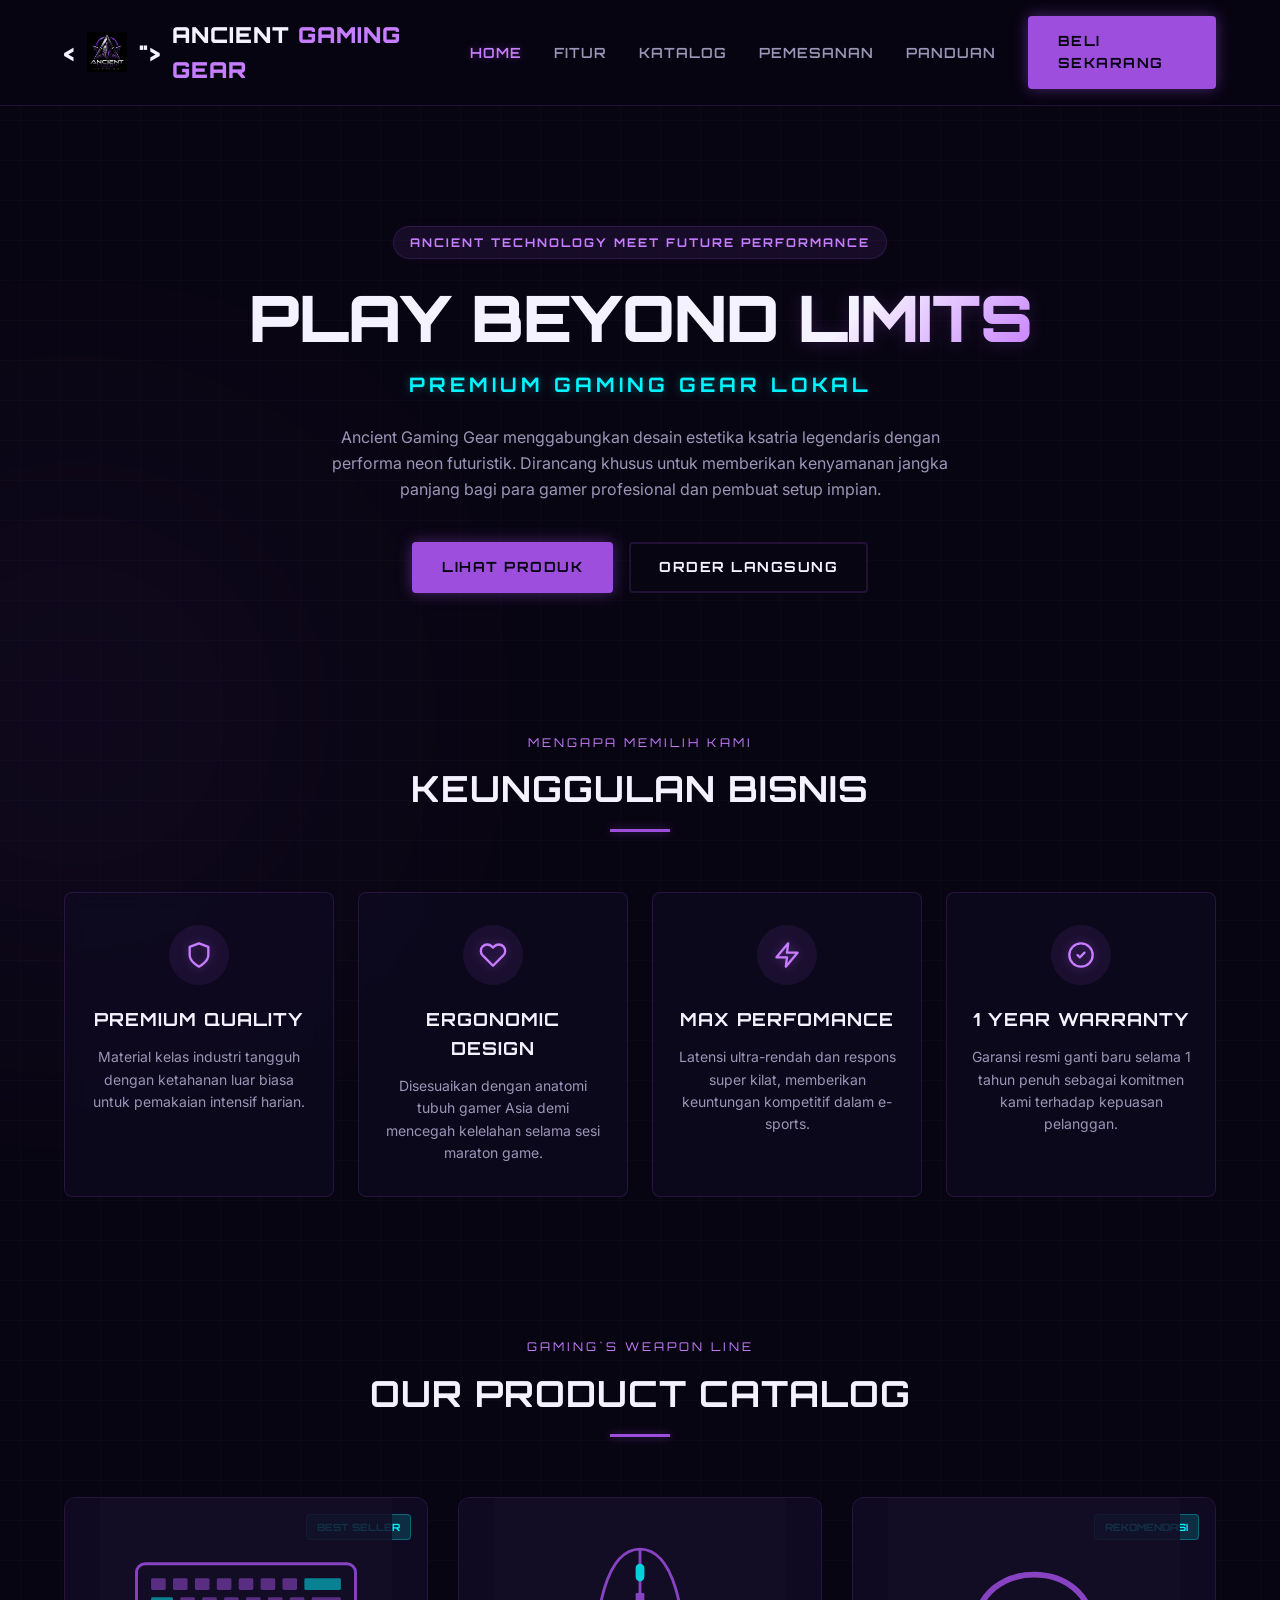
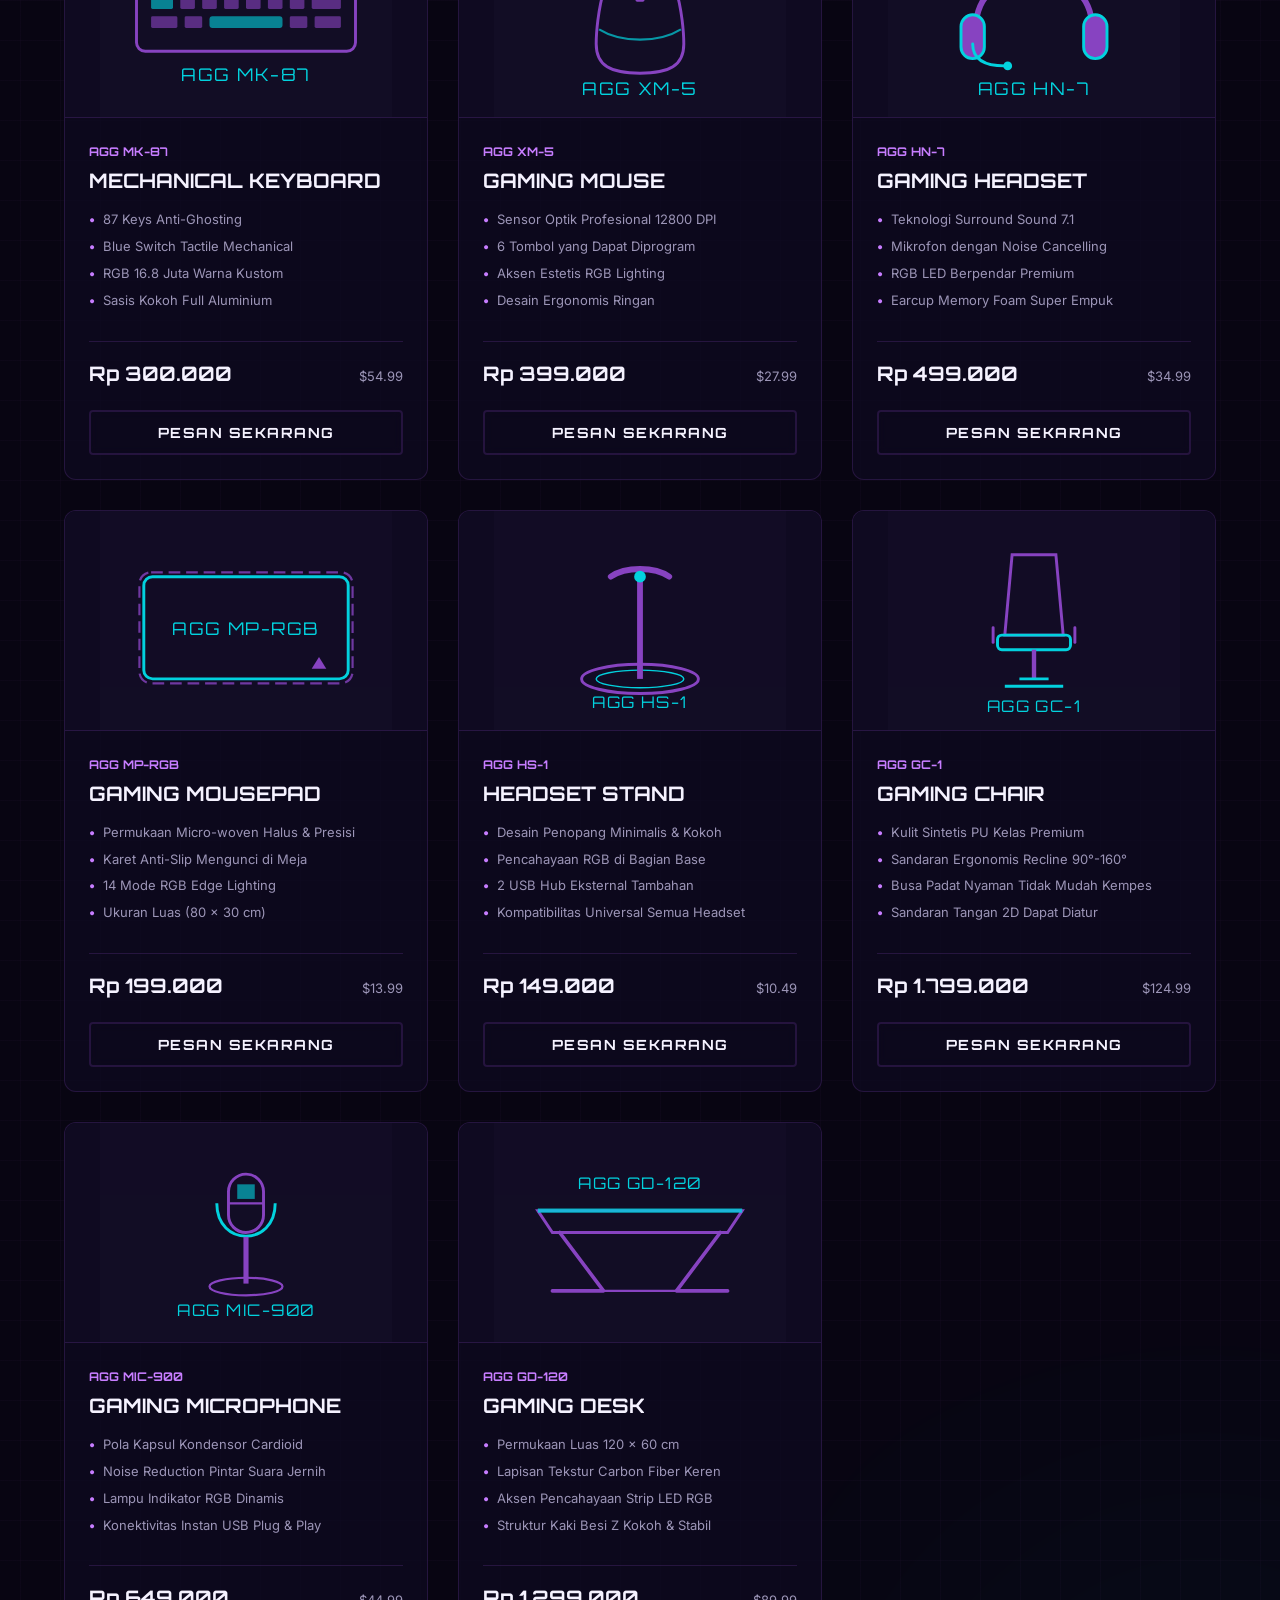
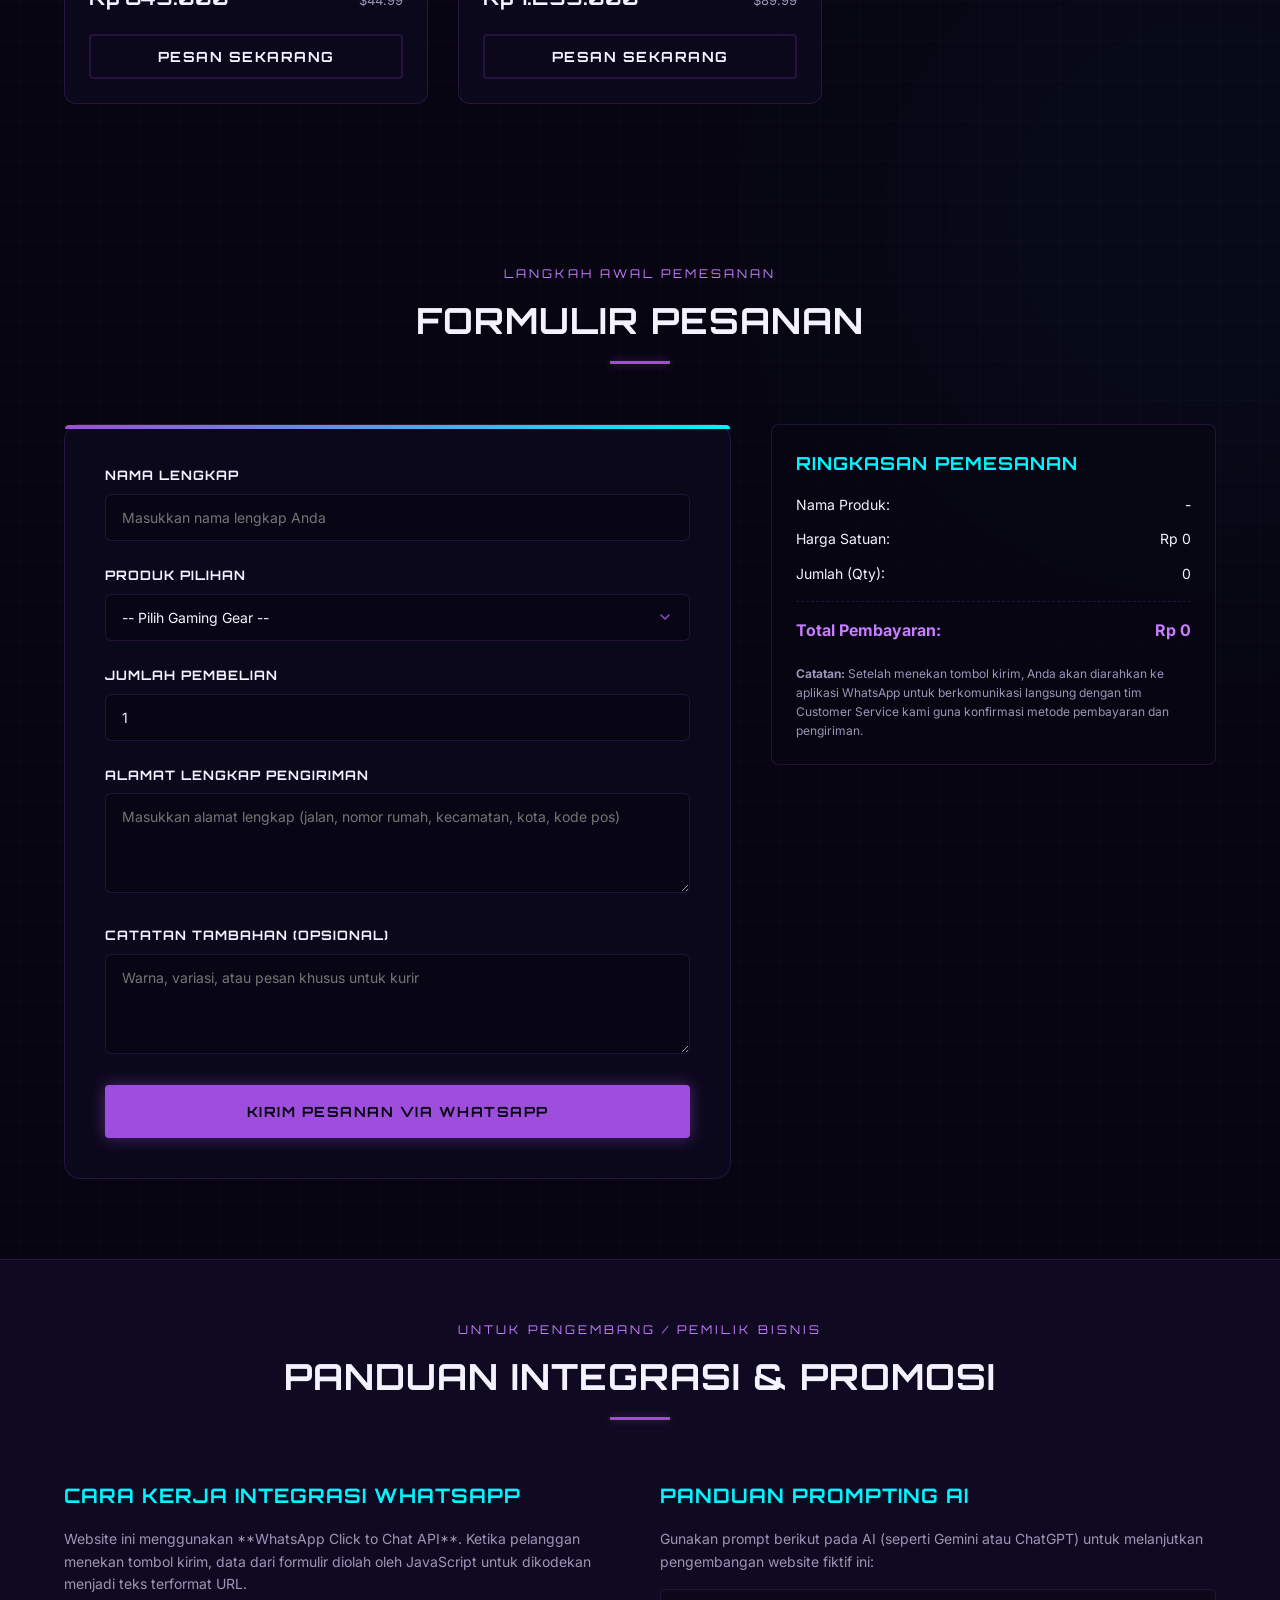
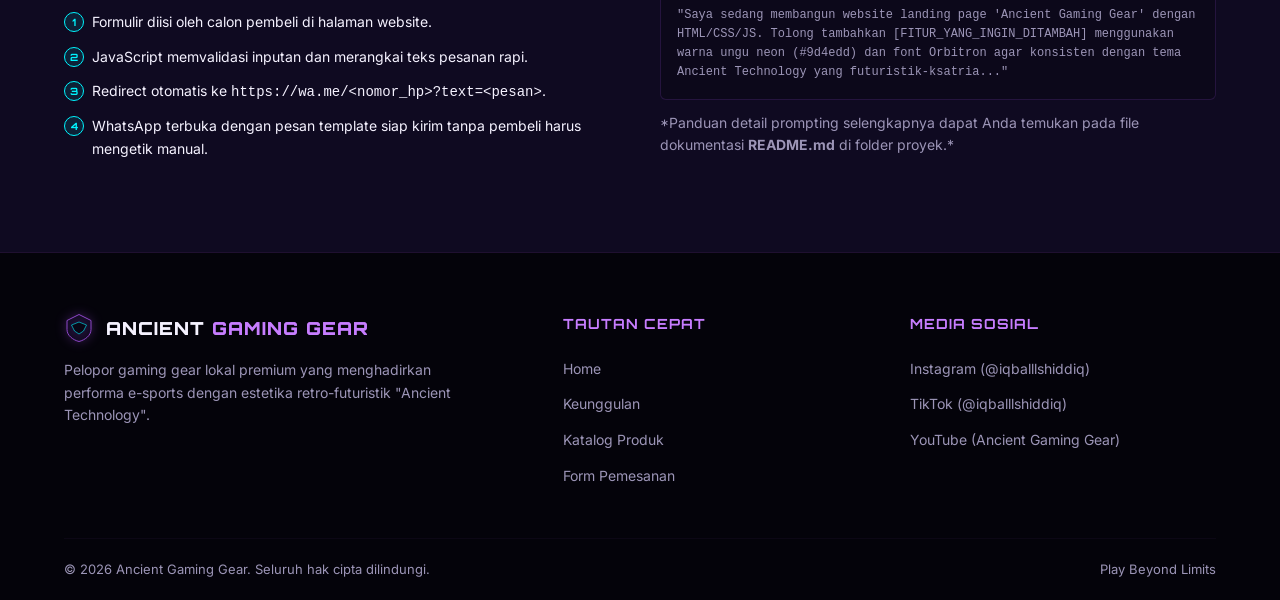
<file: index.html>
<!DOCTYPE html>
<html lang="id">
<head>
  <meta charset="UTF-8">
  <meta name="viewport" content="width=device-width, initial-scale=1.0">
  <meta name="description" content="Ancient Gaming Gear - Brand gaming gear lokal premium dengan tema Ancient Technology. Temukan keyboard mekanikal, mouse, headset, dan aksesoris terbaik dengan harga kompetitif.">
  <meta name="keywords" content="gaming gear, mechanical keyboard, gaming mouse, gaming headset, gaming chair, ancient gaming gear, setup gaming">
  <title>Ancient Gaming Gear | Play to breaks the limits</title>
  <link rel="stylesheet" href="style.css">
</head>
<body>

  <!-- Header Section -->
  <header>
    <div class="container">
      <a href="#" class="logo">
        <<img src="ChatGPT Image 24 Jun 2026, 11.30.09.png" alt="Logo" style="width: 40px; height: 40px; object-fit: contain;">">
          <!-- Outer Shield / Crest -->
          <path d="M50 5 L90 25 L90 55 C90 75 70 90 50 95 C30 90 10 75 10 55 L10 25 Z" stroke="#9d4edd" stroke-width="3" stroke-linejoin="round" fill="rgba(15, 10, 33, 0.6)" />
          <!-- Knight Visor Details -->
          <path d="M25 40 L50 30 L75 40 L65 60 L50 70 L35 60 Z" stroke="#00f5ff" stroke-width="2" stroke-linejoin="round" fill="rgba(8, 5, 18, 0.9)" />
          <!-- Visor Slit -->
          <path d="M35 48 H65" stroke="#00f5ff" stroke-width="3" stroke-linecap="round" />
          <path d="M50 30 V70" stroke="#9d4edd" stroke-dasharray="3 3" stroke-width="1.5" />
          <!-- Crest Gem -->
          <polygon points="50,12 55,20 45,20" fill="#9d4edd" />
        </svg>
        <div class="logo-text">ANCIENT <span>GAMING GEAR</span></div>
      </a>

      <button class="nav-toggle" id="navToggle" aria-label="Toggle Menu">
        <span></span>
        <span></span>
        <span></span>
      </button>

      <ul class="nav-menu" id="navMenu">
        <li><a href="#" class="nav-link active">Home</a></li>
        <li><a href="#features" class="nav-link">Fitur</a></li>
        <li><a href="#products" class="nav-link">Katalog</a></li>
        <li><a href="#order" class="nav-link">Pemesanan</a></li>
        <li><a href="#faq" class="nav-link">Panduan</a></li>
        <li><a href="#order" class="btn btn-primary">Beli Sekarang</a></li>
      </ul>
    </div>
  </header>

  <!-- Hero Section -->
  <section class="hero">
    <div class="container">
      <div class="hero-badge">Ancient Technology Meet Future Performance</div>
      <h1>Play Beyond <span>Limits</span></h1>
      <div class="hero-tagline">Premium Gaming Gear Lokal</div>
      <p class="hero-desc">
        Ancient Gaming Gear menggabungkan desain estetika ksatria legendaris dengan performa neon futuristik. Dirancang khusus untuk memberikan kenyamanan jangka panjang bagi para gamer profesional dan pembuat setup impian.
      </p>
      <div class="hero-actions">
        <a href="#products" class="btn btn-primary">Lihat Produk</a>
        <a href="#order" class="btn btn-secondary">Order Langsung</a>
      </div>
    </div>
  </section>

  <!-- Features Section -->
  <section class="features" id="features">
    <div class="container">
      <div class="section-header">
        <span class="section-subtitle">Mengapa Memilih Kami</span>
        <h2 class="section-title">Keunggulan Bisnis</h2>
      </div>

      <div class="features-grid">
        <div class="feature-card">
          <div class="feature-icon">
            <!-- Shield/Premium Icon -->
            <svg viewBox="0 0 24 24" fill="none" stroke="currentColor" stroke-width="2" stroke-linecap="round" stroke-linejoin="round">
              <path d="M12 22s8-4 8-10V5l-8-3-8 3v7c0 6 8 10 8 10z"/>
            </svg>
          </div>
          <h3>Premium Quality</h3>
          <p>Material kelas industri tangguh dengan ketahanan luar biasa untuk pemakaian intensif harian.</p>
        </div>

        <div class="feature-card">
          <div class="feature-icon">
            <!-- Heart/Ergonomics Icon -->
            <svg viewBox="0 0 24 24" fill="none" stroke="currentColor" stroke-width="2" stroke-linecap="round" stroke-linejoin="round">
              <path d="M20.84 4.61a5.5 5.5 0 0 0-7.78 0L12 5.67l-1.06-1.06a5.5 5.5 0 0 0-7.78 7.78l1.06 1.06L12 21.23l7.78-7.78 1.06-1.06a5.5 5.5 0 0 0 0-7.78z"/>
            </svg>
          </div>
          <h3>Ergonomic Design</h3>
          <p>Disesuaikan dengan anatomi tubuh gamer Asia demi mencegah kelelahan selama sesi maraton game.</p>
        </div>

        <div class="feature-card">
          <div class="feature-icon">
            <!-- Lightning/Performance Icon -->
            <svg viewBox="0 0 24 24" fill="none" stroke="currentColor" stroke-width="2" stroke-linecap="round" stroke-linejoin="round">
              <polygon points="13 2 3 14 12 14 11 22 21 10 12 10 13 2"/>
            </svg>
          </div>
          <h3>Max Perfomance</h3>
          <p>Latensi ultra-rendah dan respons super kilat, memberikan keuntungan kompetitif dalam e-sports.</p>
        </div>

        <div class="feature-card">
          <div class="feature-icon">
            <!-- Check/Warranty Icon -->
            <svg viewBox="0 0 24 24" fill="none" stroke="currentColor" stroke-width="2" stroke-linecap="round" stroke-linejoin="round">
              <path d="M12 22c5.523 0 10-4.477 10-10S17.523 2 12 2 2 6.477 2 12s4.477 10 10 10z"/>
              <path d="M9 12l2 2 4-4"/>
            </svg>
          </div>
          <h3>1 Year Warranty</h3>
          <p>Garansi resmi ganti baru selama 1 tahun penuh sebagai komitmen kami terhadap kepuasan pelanggan.</p>
        </div>
      </div>
    </div>
  </section>

  <!-- Products Section -->
  <section class="products" id="products">
    <div class="container">
      <div class="section-header">
        <span class="section-subtitle">Gaming`s Weapon Line</span>
        <h2 class="section-title">Our Product Catalog</h2>
      </div>

      <div class="products-grid">

        <!-- Product 1: Mechanical Keyboard -->
        <div class="product-card" data-product-id="AGG-MK-87">
          <div class="product-img-wrapper">
            <span class="product-badge">Best Seller</span>
            <svg class="product-placeholder-img" viewBox="0 0 200 150" xmlns="http://www.w3.org/2000/svg">
              <rect width="200" height="150" fill="#130e26"/>
              <!-- Base outline -->
              <rect x="25" y="45" width="150" height="60" rx="6" stroke="#9d4edd" stroke-width="2" fill="none" />
              <!-- Keyboard keys -->
              <g fill="#9d4edd" opacity="0.6">
                <!-- Row 1 -->
                <rect x="35" y="55" width="10" height="8" rx="1" />
                <rect x="50" y="55" width="10" height="8" rx="1" />
                <rect x="65" y="55" width="10" height="8" rx="1" />
                <rect x="80" y="55" width="10" height="8" rx="1" />
                <rect x="95" y="55" width="10" height="8" rx="1" />
                <rect x="110" y="55" width="10" height="8" rx="1" />
                <rect x="125" y="55" width="10" height="8" rx="1" />
                <rect x="140" y="55" width="25" height="8" rx="1" fill="#00f5ff" />
                <!-- Row 2 -->
                <rect x="35" y="68" width="15" height="8" rx="1" fill="#00f5ff" />
                <rect x="55" y="68" width="10" height="8" rx="1" />
                <rect x="70" y="68" width="10" height="8" rx="1" />
                <rect x="85" y="68" width="10" height="8" rx="1" />
                <rect x="100" y="68" width="10" height="8" rx="1" />
                <rect x="115" y="68" width="10" height="8" rx="1" />
                <rect x="130" y="68" width="10" height="8" rx="1" />
                <rect x="145" y="68" width="20" height="8" rx="1" />
                <!-- Row 3 (Spacebar row) -->
                <rect x="35" y="81" width="18" height="8" rx="1" />
                <rect x="58" y="81" width="12" height="8" rx="1" />
                <rect x="75" y="81" width="50" height="8" rx="2" fill="#00f5ff" />
                <rect x="130" y="81" width="12" height="8" rx="1" />
                <rect x="147" y="81" width="18" height="8" rx="1" />
              </g>
              <text x="100" y="125" font-family="Orbitron" font-size="12" fill="#00f5ff" text-anchor="middle" letter-spacing="1">AGG MK-87</text>
            </svg>
          </div>
          <div class="product-info">
            <span class="product-code">AGG MK-87</span>
            <h3 class="product-title">Mechanical Keyboard</h3>
            <ul class="product-spec">
              <li>87 Keys Anti-Ghosting</li>
              <li>Blue Switch Tactile Mechanical</li>
              <li>RGB 16.8 Juta Warna Kustom</li>
              <li>Sasis Kokoh Full Aluminium</li>
            </ul>
            <div class="product-price-row">
              <div class="price-idr" data-raw-price="300000">Rp 300.000</div>
              <div class="price-usd">$54.99</div>
            </div>
            <button class="btn btn-secondary product-action" onclick="selectProduct('AGG-MK-87')">Pesan Sekarang</button>
          </div>
        </div>

        <!-- Product 2: Gaming Mouse -->
        <div class="product-card" data-product-id="AGG-XM-5">
          <div class="product-img-wrapper">
            <svg class="product-placeholder-img" viewBox="0 0 200 150" xmlns="http://www.w3.org/2000/svg">
              <rect width="200" height="150" fill="#130e26"/>
              <!-- Mouse Outer shape -->
              <path d="M100 35 C75 35 70 85 70 100 C70 115 80 120 100 120 C120 120 130 115 130 100 C130 85 125 35 100 35 Z" stroke="#9d4edd" stroke-width="2" fill="none" />
              <!-- Mouse Wheel and splits -->
              <line x1="100" y1="35" x2="100" y2="70" stroke="#9d4edd" stroke-width="2" />
              <rect x="97" y="45" width="6" height="12" rx="3" fill="#00f5ff" />
              <!-- DPI Button -->
              <rect x="97" y="65" width="6" height="6" rx="1" fill="#9d4edd" />
              <!-- Glowing neon lines -->
              <path d="M72 90 C80 95 90 97 100 97 C110 97 120 95 128 90" stroke="#00f5ff" stroke-width="1.5" fill="none" opacity="0.7"/>
              <text x="100" y="135" font-family="Orbitron" font-size="12" fill="#00f5ff" text-anchor="middle" letter-spacing="1">AGG XM-5</text>
            </svg>
          </div>
          <div class="product-info">
            <span class="product-code">AGG XM-5</span>
            <h3 class="product-title">Gaming Mouse</h3>
            <ul class="product-spec">
              <li>Sensor Optik Profesional 12800 DPI</li>
              <li>6 Tombol yang Dapat Diprogram</li>
              <li>Aksen Estetis RGB Lighting</li>
              <li>Desain Ergonomis Ringan</li>
            </ul>
            <div class="product-price-row">
              <div class="price-idr" data-raw-price="399000">Rp 399.000</div>
              <div class="price-usd">$27.99</div>
            </div>
            <button class="btn btn-secondary product-action" onclick="selectProduct('AGG-XM-5')">Pesan Sekarang</button>
          </div>
        </div>

        <!-- Product 3: Gaming Headset -->
        <div class="product-card" data-product-id="AGG-HN-7">
          <div class="product-img-wrapper">
            <span class="product-badge">Rekomendasi</span>
            <svg class="product-placeholder-img" viewBox="0 0 200 150" xmlns="http://www.w3.org/2000/svg">
              <rect width="200" height="150" fill="#130e26"/>
              <!-- Headband -->
              <path d="M60 90 C60 40 140 40 140 90" stroke="#9d4edd" stroke-width="4" stroke-linecap="round" fill="none" />
              <!-- Ear cups -->
              <rect x="50" y="80" width="16" height="30" rx="8" fill="#9d4edd" stroke="#00f5ff" stroke-width="2" />
              <rect x="134" y="80" width="16" height="30" rx="8" fill="#9d4edd" stroke="#00f5ff" stroke-width="2" />
              <!-- Mic -->
              <path d="M58 100 C58 115 75 115 80 115" stroke="#00f5ff" stroke-width="2" stroke-linecap="round" fill="none" />
              <circle cx="82" cy="115" r="3" fill="#00f5ff" />
              <text x="100" y="135" font-family="Orbitron" font-size="12" fill="#00f5ff" text-anchor="middle" letter-spacing="1">AGG HN-7</text>
            </svg>
          </div>
          <div class="product-info">
            <span class="product-code">AGG HN-7</span>
            <h3 class="product-title">Gaming Headset</h3>
            <ul class="product-spec">
              <li>Teknologi Surround Sound 7.1</li>
              <li>Mikrofon dengan Noise Cancelling</li>
              <li>RGB LED Berpendar Premium</li>
              <li>Earcup Memory Foam Super Empuk</li>
            </ul>
            <div class="product-price-row">
              <div class="price-idr" data-raw-price="499000">Rp 499.000</div>
              <div class="price-usd">$34.99</div>
            </div>
            <button class="btn btn-secondary product-action" onclick="selectProduct('AGG-HN-7')">Pesan Sekarang</button>
          </div>
        </div>

        <!-- Product 4: Gaming Mousepad -->
        <div class="product-card" data-product-id="AGG-MP-RGB">
          <div class="product-img-wrapper">
            <svg class="product-placeholder-img" viewBox="0 0 200 150" xmlns="http://www.w3.org/2000/svg">
              <rect width="200" height="150" fill="#130e26"/>
              <!-- Mousepad border -->
              <rect x="30" y="45" width="140" height="70" rx="6" stroke="#00f5ff" stroke-width="2" fill="none" />
              <rect x="27" y="42" width="146" height="76" rx="8" stroke="#9d4edd" stroke-width="1.5" stroke-dasharray="8 4" fill="none" opacity="0.8"/>
              <!-- Branding mark in corner -->
              <polygon points="150,100 155,108 145,108" fill="#9d4edd" />
              <text x="100" y="85" font-family="Orbitron" font-size="12" fill="#00f5ff" text-anchor="middle" letter-spacing="1">AGG MP-RGB</text>
            </svg>
          </div>
          <div class="product-info">
            <span class="product-code">AGG MP-RGB</span>
            <h3 class="product-title">Gaming Mousepad</h3>
            <ul class="product-spec">
              <li>Permukaan Micro-woven Halus & Presisi</li>
              <li>Karet Anti-Slip Mengunci di Meja</li>
              <li>14 Mode RGB Edge Lighting</li>
              <li>Ukuran Luas (80 x 30 cm)</li>
            </ul>
            <div class="product-price-row">
              <div class="price-idr" data-raw-price="199000">Rp 199.000</div>
              <div class="price-usd">$13.99</div>
            </div>
            <button class="btn btn-secondary product-action" onclick="selectProduct('AGG-MP-RGB')">Pesan Sekarang</button>
          </div>
        </div>

        <!-- Product 5: Headset Stand -->
        <div class="product-card" data-product-id="AGG-HS-1">
          <div class="product-img-wrapper">
            <svg class="product-placeholder-img" viewBox="0 0 200 150" xmlns="http://www.w3.org/2000/svg">
              <rect width="200" height="150" fill="#130e26"/>
              <!-- Stand Base -->
              <ellipse cx="100" cy="115" rx="40" ry="10" stroke="#9d4edd" stroke-width="2" fill="none" />
              <ellipse cx="100" cy="115" rx="30" ry="6" stroke="#00f5ff" stroke-width="1" fill="none" />
              <!-- Pole -->
              <line x1="100" y1="115" x2="100" y2="45" stroke="#9d4edd" stroke-width="4" />
              <!-- Top Holder -->
              <path d="M80 45 C90 38 110 38 120 45" stroke="#9d4edd" stroke-width="4" stroke-linecap="round" fill="none" />
              <!-- Glowing neon node -->
              <circle cx="100" cy="45" r="4" fill="#00f5ff" />
              <text x="100" y="135" font-family="Orbitron" font-size="11" fill="#00f5ff" text-anchor="middle" letter-spacing="1">AGG HS-1</text>
            </svg>
          </div>
          <div class="product-info">
            <span class="product-code">AGG HS-1</span>
            <h3 class="product-title">Headset Stand</h3>
            <ul class="product-spec">
              <li>Desain Penopang Minimalis & Kokoh</li>
              <li>Pencahayaan RGB di Bagian Base</li>
              <li>2 USB Hub Eksternal Tambahan</li>
              <li>Kompatibilitas Universal Semua Headset</li>
            </ul>
            <div class="product-price-row">
              <div class="price-idr" data-raw-price="149000">Rp 149.000</div>
              <div class="price-usd">$10.49</div>
            </div>
            <button class="btn btn-secondary product-action" onclick="selectProduct('AGG-HS-1')">Pesan Sekarang</button>
          </div>
        </div>

        <!-- Product 6: Gaming Chair -->
        <div class="product-card" data-product-id="AGG-GC-1">
          <div class="product-img-wrapper">
            <svg class="product-placeholder-img" viewBox="0 0 200 150" xmlns="http://www.w3.org/2000/svg">
              <rect width="200" height="150" fill="#130e26"/>
              <!-- Backrest -->
              <path d="M85 30 L115 30 L120 85 L80 85 Z" stroke="#9d4edd" stroke-width="2" fill="none" />
              <!-- Seat cushion -->
              <rect x="75" y="85" width="50" height="10" rx="3" stroke="#00f5ff" stroke-width="2" fill="none" />
              <!-- Armrests -->
              <path d="M72 80 L72 90" stroke="#9d4edd" stroke-width="2" stroke-linecap="round"/>
              <path d="M128 80 L128 90" stroke="#9d4edd" stroke-width="2" stroke-linecap="round"/>
              <!-- Gas lift & base -->
              <line x1="100" y1="95" x2="100" y2="115" stroke="#9d4edd" stroke-width="3" />
              <path d="M80 120 L120 120 M90 115 L110 115" stroke="#00f5ff" stroke-width="2" />
              <text x="100" y="138" font-family="Orbitron" font-size="11" fill="#00f5ff" text-anchor="middle" letter-spacing="1">AGG GC-1</text>
            </svg>
          </div>
          <div class="product-info">
            <span class="product-code">AGG GC-1</span>
            <h3 class="product-title">Gaming Chair</h3>
            <ul class="product-spec">
              <li>Kulit Sintetis PU Kelas Premium</li>
              <li>Sandaran Ergonomis Recline 90°-160°</li>
              <li>Busa Padat Nyaman Tidak Mudah Kempes</li>
              <li>Sandaran Tangan 2D Dapat Diatur</li>
            </ul>
            <div class="product-price-row">
              <div class="price-idr" data-raw-price="1799000">Rp 1.799.000</div>
              <div class="price-usd">$124.99</div>
            </div>
            <button class="btn btn-secondary product-action" onclick="selectProduct('AGG-GC-1')">Pesan Sekarang</button>
          </div>
        </div>

        <!-- Product 7: Gaming Microphone -->
        <div class="product-card" data-product-id="AGG-MIC-900">
          <div class="product-img-wrapper">
            <svg class="product-placeholder-img" viewBox="0 0 200 150" xmlns="http://www.w3.org/2000/svg">
              <rect width="200" height="150" fill="#130e26"/>
              <!-- Microphone mesh body -->
              <rect x="88" y="35" width="24" height="40" rx="12" stroke="#9d4edd" stroke-width="2" fill="none" />
              <line x1="88" y1="55" x2="112" y2="55" stroke="#9d4edd" stroke-width="1.5" />
              <rect x="94" y="42" width="12" height="10" fill="#00f5ff" opacity="0.6" />
              <!-- U-Shape Mount -->
              <path d="M80 55 C80 85 120 85 120 55" stroke="#00f5ff" stroke-width="2" fill="none" />
              <!-- Base and pole -->
              <line x1="100" y1="78" x2="100" y2="110" stroke="#9d4edd" stroke-width="3.5" />
              <ellipse cx="100" cy="112" rx="25" ry="6" fill="none" stroke="#9d4edd" stroke-width="1.5" />
              <text x="100" y="132" font-family="Orbitron" font-size="11" fill="#00f5ff" text-anchor="middle" letter-spacing="1">AGG MIC-900</text>
            </svg>
          </div>
          <div class="product-info">
            <span class="product-code">AGG MIC-900</span>
            <h3 class="product-title">Gaming Microphone</h3>
            <ul class="product-spec">
              <li>Pola Kapsul Kondensor Cardioid</li>
              <li>Noise Reduction Pintar Suara Jernih</li>
              <li>Lampu Indikator RGB Dinamis</li>
              <li>Konektivitas Instan USB Plug & Play</li>
            </ul>
            <div class="product-price-row">
              <div class="price-idr" data-raw-price="649000">Rp 649.000</div>
              <div class="price-usd">$44.99</div>
            </div>
            <button class="btn btn-secondary product-action" onclick="selectProduct('AGG-MIC-900')">Pesan Sekarang</button>
          </div>
        </div>

        <!-- Product 8: Gaming Desk -->
        <div class="product-card" data-product-id="AGG-GD-120">
          <div class="product-img-wrapper">
            <svg class="product-placeholder-img" viewBox="0 0 200 150" xmlns="http://www.w3.org/2000/svg">
              <rect width="200" height="150" fill="#130e26"/>
              <!-- Tabletop -->
              <polygon points="30,60 170,60 160,75 40,75" stroke="#9d4edd" stroke-width="2" fill="none" />
              <!-- LED strip glow effect -->
              <line x1="30" y1="60" x2="170" y2="60" stroke="#00f5ff" stroke-width="3" opacity="0.8" />
              <!-- Legs (Z shaped) -->
              <path d="M45 75 L75 115 H40" stroke="#9d4edd" stroke-width="2.5" stroke-linecap="round" stroke-linejoin="round" fill="none"/>
              <path d="M155 75 L125 115 H160" stroke="#9d4edd" stroke-width="2.5" stroke-linecap="round" stroke-linejoin="round" fill="none"/>
              <!-- Crossbeam -->
              <line x1="75" y1="115" x2="125" y2="115" stroke="#9d4edd" stroke-width="1.5" />
              <text x="100" y="45" font-family="Orbitron" font-size="11" fill="#00f5ff" text-anchor="middle" letter-spacing="1">AGG GD-120</text>
            </svg>
          </div>
          <div class="product-info">
            <span class="product-code">AGG GD-120</span>
            <h3 class="product-title">Gaming Desk</h3>
            <ul class="product-spec">
              <li>Permukaan Luas 120 x 60 cm</li>
              <li>Lapisan Tekstur Carbon Fiber Keren</li>
              <li>Aksen Pencahayaan Strip LED RGB</li>
              <li>Struktur Kaki Besi Z Kokoh & Stabil</li>
            </ul>
            <div class="product-price-row">
              <div class="price-idr" data-raw-price="1299000">Rp 1.299.000</div>
              <div class="price-usd">$89.99</div>
            </div>
            <button class="btn btn-secondary product-action" onclick="selectProduct('AGG-GD-120')">Pesan Sekarang</button>
          </div>
        </div>

      </div>
    </div>
  </section>

  <!-- Checkout Section -->
  <section class="order-section" id="order">
    <div class="container">
      <div class="section-header">
        <span class="section-subtitle">Langkah Awal Pemesanan</span>
        <h2 class="section-title">Formulir Pesanan</h2>
      </div>

      <div class="order-wrapper">
        <!-- Form Pemesanan -->
        <div class="order-card">
          <form id="orderForm">
            <div class="form-group">
              <label for="buyerName" class="form-label">Nama Lengkap</label>
              <input type="text" id="buyerName" class="form-control" placeholder="Masukkan nama lengkap Anda" required>
            </div>

            <div class="form-group">
              <label for="productSelect" class="form-label">Produk Pilihan</label>
              <select id="productSelect" class="form-control" required>
                <option value="" disabled selected>-- Pilih Gaming Gear --</option>
                <option value="AGG-MK-87" data-price="300000">Mechanical Keyboard AGG MK-87 (Rp 300.000)</option>
                <option value="AGG-XM-5" data-price="399000">Gaming Mouse AGG XM-5 (Rp 399.000)</option>
                <option value="AGG-HN-7" data-price="499000">Gaming Headset AGG HN-7 (Rp 499.000)</option>
                <option value="AGG-MP-RGB" data-price="199000">Gaming Mousepad AGG MP-RGB (Rp 199.000)</option>
                <option value="AGG-HS-1" data-price="149000">Headset Stand AGG HS-1 (Rp 149.000)</option>
                <option value="AGG-GC-1" data-price="1799000">Gaming Chair AGG GC-1 (Rp 1.799.000)</option>
                <option value="AGG-MIC-900" data-price="649000">Gaming Microphone AGG MIC-900 (Rp 649.000)</option>
                <option value="AGG-GD-120" data-price="1299000">Gaming Desk AGG GD-120 (Rp 1.299.000)</option>
              </select>
            </div>

            <div class="form-group">
              <label for="orderQty" class="form-label">Jumlah Pembelian</label>
              <input type="number" id="orderQty" class="form-control" value="1" min="1" max="10" required>
            </div>

            <div class="form-group">
              <label for="buyerAddress" class="form-label">Alamat Lengkap Pengiriman</label>
              <textarea id="buyerAddress" class="form-control" placeholder="Masukkan alamat lengkap (jalan, nomor rumah, kecamatan, kota, kode pos)" required></textarea>
            </div>

            <div class="form-group">
              <label for="orderNotes" class="form-label">Catatan Tambahan (Opsional)</label>
              <textarea id="orderNotes" class="form-control" placeholder="Warna, variasi, atau pesan khusus untuk kurir"></textarea>
            </div>

            <button type="submit" class="btn btn-primary" style="width: 100%; padding: 16px;">Kirim Pesanan via WhatsApp</button>
          </form>
        </div>

        <!-- Ringkasan Pesanan (Summary) -->
        <div class="order-summary">
          <h3>Ringkasan Pemesanan</h3>
          <div class="summary-row">
            <span>Nama Produk:</span>
            <span id="summaryProductName">-</span>
          </div>
          <div class="summary-row">
            <span>Harga Satuan:</span>
            <span id="summaryProductPrice">Rp 0</span>
          </div>
          <div class="summary-row">
            <span>Jumlah (Qty):</span>
            <span id="summaryQty">0</span>
          </div>
          <div class="summary-row total">
            <span>Total Pembayaran:</span>
            <span id="summaryTotal">Rp 0</span>
          </div>
          
          <div class="summary-note">
            <strong>Catatan:</strong> Setelah menekan tombol kirim, Anda akan diarahkan ke aplikasi WhatsApp untuk berkomunikasi langsung dengan tim Customer Service kami guna konfirmasi metode pembayaran dan pengiriman.
          </div>
        </div>
      </div>
    </div>
  </section>

  <!-- Info & Panduan Section -->
  <section class="info-section" id="faq">
    <div class="container">
      <div class="section-header">
        <span class="section-subtitle">Untuk Pengembang / Pemilik Bisnis</span>
        <h2 class="section-title">Panduan Integrasi & Promosi</h2>
      </div>

      <div class="info-grid">
        <div class="info-block">
          <h3>Cara Kerja Integrasi WhatsApp</h3>
          <p>
            Website ini menggunakan **WhatsApp Click to Chat API**. Ketika pelanggan menekan tombol kirim, data dari formulir diolah oleh JavaScript untuk dikodekan menjadi teks terformat URL.
          </p>
          <ul class="info-steps">
            <li data-step="1">Formulir diisi oleh calon pembeli di halaman website.</li>
            <li data-step="2">JavaScript memvalidasi inputan dan merangkai teks pesanan rapi.</li>
            <li data-step="3">Redirect otomatis ke <code>https://wa.me/&lt;nomor_hp&gt;?text=&lt;pesan&gt;</code>.</li>
            <li data-step="4">WhatsApp terbuka dengan pesan template siap kirim tanpa pembeli harus mengetik manual.</li>
          </ul>
        </div>

        <div class="info-block">
          <h3>Panduan Prompting AI</h3>
          <p>
            Gunakan prompt berikut pada AI (seperti Gemini atau ChatGPT) untuk melanjutkan pengembangan website fiktif ini:
          </p>
          <div style="background: rgba(8, 5, 18, 0.4); border: 1px solid var(--glass-border); padding: 16px; border-radius: 6px; font-family: monospace; font-size: 12px; color: var(--text-muted);">
            "Saya sedang membangun website landing page 'Ancient Gaming Gear' dengan HTML/CSS/JS. Tolong tambahkan [FITUR_YANG_INGIN_DITAMBAH] menggunakan warna ungu neon (#9d4edd) dan font Orbitron agar konsisten dengan tema Ancient Technology yang futuristik-ksatria..."
          </div>
          <p style="margin-top: 12px;">
            *Panduan detail prompting selengkapnya dapat Anda temukan pada file dokumentasi <strong>README.md</strong> di folder proyek.*
          </p>
        </div>
      </div>
    </div>
  </section>

  <!-- Footer Section -->
  <footer>
    <div class="container">
      <div class="footer-grid">
        <div class="footer-about">
          <a href="#" class="logo">
            <svg viewBox="0 0 100 100" fill="none" xmlns="http://www.w3.org/2000/svg" style="width:30px; height:30px;">
              <path d="M50 5 L90 25 L90 55 C90 75 70 90 50 95 C30 90 10 75 10 55 L10 25 Z" stroke="#9d4edd" stroke-width="3" stroke-linejoin="round" fill="rgba(15, 10, 33, 0.6)" />
              <path d="M25 40 L50 30 L75 40 L65 60 L50 70 L35 60 Z" stroke="#00f5ff" stroke-width="2" stroke-linejoin="round" fill="rgba(8, 5, 18, 0.9)" />
            </svg>
            <div class="logo-text" style="font-size:18px;">ANCIENT <span>GAMING GEAR</span></div>
          </a>
          <p>Pelopor gaming gear lokal premium yang menghadirkan performa e-sports dengan estetika retro-futuristik "Ancient Technology".</p>
        </div>

        <div class="footer-links">
          <h4>Tautan Cepat</h4>
          <ul>
            <li><a href="#">Home</a></li>
            <li><a href="#features">Keunggulan</a></li>
            <li><a href="#products">Katalog Produk</a></li>
            <li><a href="#order">Form Pemesanan</a></li>
          </ul>
        </div>

        <div class="footer-links">
          <h4>Media Sosial</h4>
          <ul>
            <li><a href="https://instagram.com/iqballlshiddiq" target="_blank">Instagram (@iqballlshiddiq)</a></li>
            <li><a href="https://tiktok.com/@iqballlshiddiq" target="_blank">TikTok (@iqballlshiddiq)</a></li>
            <li><a href="#" target="_blank">YouTube (Ancient Gaming Gear)</a></li>
          </ul>
        </div>
      </div>

      <div class="footer-bottom">
        <div>&copy; 2026 Ancient Gaming Gear. Seluruh hak cipta dilindungi.</div>
        <div class="social-links">
          <span>Play Beyond Limits</span>
        </div>
      </div>
    </div>
  </footer>

  <script src="app.js"></script>
</body>
</html>
</file>
<file: style.css>
/* ==========================================================================
   ANCIENT GAMING GEAR - PREMIUM STYLE SHEET
   Theme: Ancient Technology (Futuristic Cyber-Medieval / Neon Purple & Black)
   ========================================================================== */

/* Fonts Import */
@import url('https://fonts.googleapis.com/css2?family=Inter:wght@300;400;500;600;700&family=Orbitron:wght@400;700;900&family=Rajdhani:wght@500;600;700&display=swap');

/* CSS Variables */
:root {
  --bg-primary: #080512;
  --bg-secondary: #0f0a21;
  --bg-tertiary: #171133;
  
  --neon-purple: #9d4edd;
  --neon-purple-bright: #c77dff;
  --neon-purple-glow: rgba(157, 78, 221, 0.45);
  
  --neon-cyan: #00f5ff;
  --neon-cyan-glow: rgba(0, 245, 255, 0.35);
  
  --text-main: #f5f2ff;
  --text-muted: #9c95b7;
  --text-dark: #080512;
  
  --glass-bg: rgba(15, 10, 33, 0.7);
  --glass-border: rgba(157, 78, 221, 0.18);
  --glass-border-hover: rgba(157, 78, 221, 0.5);
  
  --transition-speed: 0.3s;
  --font-display: 'Orbitron', 'Rajdhani', sans-serif;
  --font-body: 'Inter', sans-serif;
  
  --container-width: 1200px;
}

/* Global Reset */
*, *::before, *::after {
  box-sizing: border-box;
  margin: 0;
  padding: 0;
}

html {
  scroll-behavior: smooth;
  font-family: var(--font-body);
  background-color: var(--bg-primary);
  color: var(--text-main);
  overflow-x: hidden;
}

/* Custom Scrollbar */
::-webkit-scrollbar {
  width: 8px;
}
::-webkit-scrollbar-track {
  background: var(--bg-primary);
}
::-webkit-scrollbar-thumb {
  background: var(--bg-tertiary);
  border-radius: 4px;
  border: 1px solid var(--glass-border);
}
::-webkit-scrollbar-thumb:hover {
  background: var(--neon-purple);
  box-shadow: 0 0 10px var(--neon-purple-glow);
}

body {
  line-height: 1.6;
  position: relative;
  /* Cybernetic Grid Background */
  background-image: 
    linear-gradient(rgba(157, 78, 221, 0.03) 1px, transparent 1px),
    linear-gradient(90deg, rgba(157, 78, 221, 0.03) 1px, transparent 1px);
  background-size: 40px 40px;
  background-position: center;
}

/* Background Glowing Orbs */
body::before, body::after {
  content: "";
  position: absolute;
  width: 350px;
  height: 350px;
  border-radius: 50%;
  background: var(--neon-purple);
  filter: blur(160px);
  opacity: 0.15;
  z-index: -1;
  pointer-events: none;
}
body::before {
  top: 10%;
  left: -100px;
}
body::after {
  top: 60%;
  right: -100px;
  background: var(--neon-cyan);
  filter: blur(180px);
  opacity: 0.1;
}

/* Helper Layout Classes */
.container {
  max-width: var(--container-width);
  margin: 0 auto;
  padding: 0 24px;
  position: relative;
}

/* Buttons */
.btn {
  display: inline-flex;
  align-items: center;
  justify-content: center;
  padding: 12px 28px;
  font-family: var(--font-display);
  font-weight: 700;
  text-transform: uppercase;
  letter-spacing: 1.5px;
  font-size: 14px;
  border: 2px solid transparent;
  border-radius: 4px;
  cursor: pointer;
  transition: all var(--transition-speed) ease;
  text-decoration: none;
  position: relative;
  overflow: hidden;
}

.btn-primary {
  background-color: var(--neon-purple);
  color: var(--text-dark);
  box-shadow: 0 0 15px var(--neon-purple-glow);
}
.btn-primary:hover {
  background-color: transparent;
  color: var(--neon-purple-bright);
  border-color: var(--neon-purple);
  box-shadow: 0 0 25px var(--neon-purple-glow);
  transform: translateY(-2px);
}

.btn-secondary {
  background-color: transparent;
  border-color: var(--glass-border);
  color: var(--text-main);
  backdrop-filter: blur(5px);
}
.btn-secondary:hover {
  border-color: var(--neon-cyan);
  color: var(--neon-cyan);
  box-shadow: 0 0 15px var(--neon-cyan-glow);
  transform: translateY(-2px);
}

/* Navigation */
header {
  position: sticky;
  top: 0;
  z-index: 100;
  background: rgba(8, 5, 18, 0.85);
  backdrop-filter: blur(12px);
  border-bottom: 1px solid var(--glass-border);
  padding: 16px 0;
}

header .container {
  display: flex;
  justify-content: space-between;
  align-items: center;
}

.logo {
  display: flex;
  align-items: center;
  gap: 12px;
  text-decoration: none;
  font-family: var(--font-display);
  font-weight: 900;
  font-size: 22px;
  color: var(--text-main);
  letter-spacing: 1px;
}

.logo svg {
  width: 40px;
  height: 40px;
  filter: drop-shadow(0 0 6px var(--neon-purple-glow));
}

.logo-text span {
  color: var(--neon-purple-bright);
}

.nav-menu {
  display: flex;
  list-style: none;
  gap: 32px;
  align-items: center;
}

.nav-link {
  text-decoration: none;
  color: var(--text-muted);
  font-family: var(--font-display);
  font-size: 14px;
  letter-spacing: 1px;
  font-weight: 600;
  text-transform: uppercase;
  transition: color var(--transition-speed) ease;
}

.nav-link:hover, .nav-link.active {
  color: var(--neon-purple-bright);
  text-shadow: 0 0 8px var(--neon-purple-glow);
}

/* Mobile Nav Toggle */
.nav-toggle {
  display: none;
  background: none;
  border: none;
  cursor: pointer;
  padding: 8px;
}
.nav-toggle span {
  display: block;
  width: 24px;
  height: 2px;
  background: var(--text-main);
  margin: 5px 0;
  transition: var(--transition-speed);
}

/* Hero Section */
.hero {
  padding: 120px 0 80px 0;
  text-align: center;
  position: relative;
  overflow: hidden;
}

.hero-badge {
  display: inline-block;
  padding: 6px 16px;
  background: rgba(157, 78, 221, 0.1);
  border: 1px solid var(--glass-border);
  color: var(--neon-purple-bright);
  font-family: var(--font-display);
  font-weight: 700;
  font-size: 12px;
  letter-spacing: 2px;
  text-transform: uppercase;
  border-radius: 50px;
  margin-bottom: 24px;
  box-shadow: 0 0 10px rgba(157, 78, 221, 0.05);
}

.hero h1 {
  font-family: var(--font-display);
  font-size: 64px;
  font-weight: 900;
  line-height: 1.1;
  letter-spacing: -1px;
  margin-bottom: 16px;
  text-transform: uppercase;
}

.hero h1 span {
  background: linear-gradient(135deg, var(--text-main) 30%, var(--neon-purple-bright) 100%);
  -webkit-background-clip: text;
  -webkit-text-fill-color: transparent;
  filter: drop-shadow(0 2px 8px rgba(157, 78, 221, 0.2));
}

.hero-tagline {
  font-family: var(--font-display);
  font-size: 20px;
  color: var(--neon-cyan);
  letter-spacing: 4px;
  text-transform: uppercase;
  margin-bottom: 24px;
  font-weight: 700;
  text-shadow: 0 0 10px var(--neon-cyan-glow);
}

.hero-desc {
  max-width: 650px;
  margin: 0 auto 40px auto;
  color: var(--text-muted);
  font-size: 16px;
}

.hero-actions {
  display: flex;
  justify-content: center;
  gap: 16px;
}

/* Feature Highlights */
.features {
  padding: 60px 0;
}

.features-grid {
  display: grid;
  grid-template-columns: repeat(auto-fit, minmax(240px, 1fr));
  gap: 24px;
}

.feature-card {
  background: var(--glass-bg);
  border: 1px solid var(--glass-border);
  border-radius: 8px;
  padding: 32px 24px;
  text-align: center;
  transition: all var(--transition-speed) ease;
  backdrop-filter: blur(10px);
}

.feature-card:hover {
  transform: translateY(-5px);
  border-color: var(--glass-border-hover);
  box-shadow: 0 10px 25px rgba(157, 78, 221, 0.1);
}

.feature-icon {
  width: 60px;
  height: 60px;
  margin: 0 auto 20px auto;
  background: rgba(157, 78, 221, 0.1);
  border-radius: 50%;
  display: flex;
  align-items: center;
  justify-content: center;
  color: var(--neon-purple-bright);
}

.feature-icon svg {
  width: 28px;
  height: 28px;
  filter: drop-shadow(0 0 4px var(--neon-purple-glow));
}

.feature-card h3 {
  font-family: var(--font-display);
  font-size: 18px;
  text-transform: uppercase;
  letter-spacing: 1px;
  margin-bottom: 12px;
}

.feature-card p {
  font-size: 14px;
  color: var(--text-muted);
}

/* Section Header */
.section-header {
  text-align: center;
  margin-bottom: 60px;
  position: relative;
}

.section-subtitle {
  font-family: var(--font-display);
  font-size: 12px;
  letter-spacing: 3px;
  color: var(--neon-purple-bright);
  text-transform: uppercase;
  display: block;
  margin-bottom: 8px;
}

.section-title {
  font-family: var(--font-display);
  font-size: 36px;
  font-weight: 700;
  text-transform: uppercase;
  letter-spacing: 1px;
  position: relative;
  display: inline-block;
}

.section-title::after {
  content: "";
  display: block;
  width: 60px;
  height: 3px;
  background: var(--neon-purple);
  margin: 12px auto 0 auto;
  box-shadow: 0 0 8px var(--neon-purple-glow);
}

/* Products Section */
.products {
  padding: 80px 0;
}

.products-grid {
  display: grid;
  grid-template-columns: repeat(auto-fit, minmax(280px, 1fr));
  gap: 30px;
}

.product-card {
  background: var(--glass-bg);
  border: 1px solid var(--glass-border);
  border-radius: 12px;
  overflow: hidden;
  transition: all var(--transition-speed) cubic-bezier(0.25, 0.46, 0.45, 0.94);
  display: flex;
  flex-direction: column;
}

.product-card:hover {
  transform: translateY(-8px);
  border-color: var(--neon-purple);
  box-shadow: 0 15px 35px rgba(157, 78, 221, 0.15);
}

.product-img-wrapper {
  width: 100%;
  height: 220px;
  background: var(--bg-secondary);
  position: relative;
  display: flex;
  align-items: center;
  justify-content: center;
  overflow: hidden;
  border-bottom: 1px solid var(--glass-border);
}

.product-placeholder-img {
  width: 100%;
  height: 100%;
  object-fit: cover;
  opacity: 0.85;
  transition: transform var(--transition-speed) ease;
}

.product-card:hover .product-placeholder-img {
  transform: scale(1.05);
  opacity: 1;
}

.product-badge {
  position: absolute;
  top: 16px;
  right: 16px;
  background: rgba(0, 245, 255, 0.15);
  border: 1px solid rgba(0, 245, 255, 0.3);
  color: var(--neon-cyan);
  padding: 4px 10px;
  font-size: 10px;
  font-family: var(--font-display);
  font-weight: 700;
  text-transform: uppercase;
  border-radius: 4px;
}

.product-info {
  padding: 24px;
  display: flex;
  flex-direction: column;
  flex-grow: 1;
}

.product-code {
  font-family: var(--font-display);
  font-size: 12px;
  color: var(--neon-purple-bright);
  font-weight: 700;
  margin-bottom: 4px;
}

.product-title {
  font-family: var(--font-display);
  font-size: 20px;
  font-weight: 700;
  margin-bottom: 12px;
  text-transform: uppercase;
}

.product-spec {
  list-style: none;
  font-size: 13px;
  color: var(--text-muted);
  margin-bottom: 24px;
  flex-grow: 1;
}

.product-spec li {
  margin-bottom: 6px;
  display: flex;
  align-items: center;
  gap: 8px;
}

.product-spec li::before {
  content: "•";
  color: var(--neon-purple-bright);
  font-weight: bold;
}

.product-price-row {
  display: flex;
  justify-content: space-between;
  align-items: baseline;
  padding-top: 16px;
  border-top: 1px solid var(--glass-border);
  margin-bottom: 20px;
}

.price-idr {
  font-family: var(--font-display);
  font-size: 20px;
  font-weight: 700;
  color: var(--text-main);
}

.price-usd {
  font-size: 13px;
  color: var(--text-muted);
}

.product-action {
  width: 100%;
}

/* Order Section (Checkout) */
.order-section {
  padding: 80px 0;
  position: relative;
}

.order-wrapper {
  display: grid;
  grid-template-columns: 1.2fr 0.8fr;
  gap: 40px;
  align-items: start;
}

.order-card {
  background: var(--glass-bg);
  border: 1px solid var(--glass-border);
  border-radius: 16px;
  padding: 40px;
  backdrop-filter: blur(15px);
  position: relative;
}

.order-card::before {
  content: "";
  position: absolute;
  top: 0;
  left: 0;
  right: 0;
  height: 4px;
  background: linear-gradient(90deg, var(--neon-purple), var(--neon-cyan));
  border-radius: 16px 16px 0 0;
}

.form-group {
  margin-bottom: 24px;
}

.form-label {
  display: block;
  font-family: var(--font-display);
  font-size: 13px;
  font-weight: 700;
  letter-spacing: 1px;
  text-transform: uppercase;
  color: var(--text-main);
  margin-bottom: 8px;
}

.form-control {
  width: 100%;
  background: rgba(8, 5, 18, 0.6);
  border: 1px solid var(--glass-border);
  border-radius: 6px;
  padding: 14px 16px;
  color: var(--text-main);
  font-family: var(--font-body);
  font-size: 14px;
  transition: all var(--transition-speed) ease;
}

.form-control:focus {
  outline: none;
  border-color: var(--neon-purple-bright);
  box-shadow: 0 0 10px var(--neon-purple-glow);
  background: rgba(15, 10, 33, 0.8);
}

select.form-control {
  cursor: pointer;
  appearance: none;
  background-image: url("data:image/svg+xml,%3Csvg xmlns='http://www.w3.org/2000/svg' width='24' height='24' viewBox='0 0 24 24' fill='none' stroke='%239d4edd' stroke-width='2' stroke-linecap='round' stroke-linejoin='round'%3E%3Cpolyline points='6 9 12 15 18 9'%3E%3C/polyline%3E%3C/svg%3E");
  background-repeat: no-repeat;
  background-position: right 16px center;
  background-size: 16px;
}

textarea.form-control {
  resize: vertical;
  min-height: 100px;
}

.order-summary {
  background: rgba(8, 5, 18, 0.4);
  border: 1px solid var(--glass-border);
  border-radius: 8px;
  padding: 24px;
}

.order-summary h3 {
  font-family: var(--font-display);
  font-size: 18px;
  text-transform: uppercase;
  letter-spacing: 1px;
  margin-bottom: 16px;
  color: var(--neon-cyan);
}

.summary-row {
  display: flex;
  justify-content: space-between;
  margin-bottom: 12px;
  font-size: 14px;
}

.summary-row.total {
  border-top: 1px dashed var(--glass-border);
  padding-top: 16px;
  margin-top: 16px;
  font-weight: 700;
  font-size: 16px;
  color: var(--neon-purple-bright);
}

.summary-note {
  margin-top: 20px;
  font-size: 12px;
  color: var(--text-muted);
}

/* Info Section (FAQ & WhatsApp explanation) */
.info-section {
  padding: 60px 0 80px 0;
  border-top: 1px solid var(--glass-border);
  background: var(--bg-secondary);
}

.info-grid {
  display: grid;
  grid-template-columns: repeat(auto-fit, minmax(300px, 1fr));
  gap: 40px;
}

.info-block h3 {
  font-family: var(--font-display);
  font-size: 20px;
  text-transform: uppercase;
  letter-spacing: 1px;
  margin-bottom: 16px;
  color: var(--neon-cyan);
}

.info-block p {
  color: var(--text-muted);
  font-size: 14px;
  margin-bottom: 16px;
}

.info-steps {
  list-style: none;
  font-size: 14px;
}

.info-steps li {
  margin-bottom: 12px;
  position: relative;
  padding-left: 28px;
}

.info-steps li::before {
  content: attr(data-step);
  position: absolute;
  left: 0;
  top: 1px;
  width: 20px;
  height: 20px;
  background: rgba(0, 245, 255, 0.1);
  border: 1px solid var(--neon-cyan);
  color: var(--neon-cyan);
  border-radius: 50%;
  display: flex;
  align-items: center;
  justify-content: center;
  font-size: 10px;
  font-family: var(--font-display);
  font-weight: bold;
}

/* Footer */
footer {
  background: #04030a;
  border-top: 1px solid var(--glass-border);
  padding: 60px 0 20px 0;
}

.footer-grid {
  display: grid;
  grid-template-columns: 1.5fr 1fr 1fr;
  gap: 40px;
  margin-bottom: 40px;
}

.footer-about p {
  color: var(--text-muted);
  font-size: 14px;
  margin-top: 16px;
  max-width: 400px;
}

.footer-links h4 {
  font-family: var(--font-display);
  font-size: 14px;
  text-transform: uppercase;
  letter-spacing: 1px;
  margin-bottom: 20px;
  color: var(--neon-purple-bright);
}

.footer-links ul {
  list-style: none;
}

.footer-links ul li {
  margin-bottom: 10px;
}

.footer-links ul li a {
  text-decoration: none;
  color: var(--text-muted);
  font-size: 14px;
  transition: color var(--transition-speed) ease;
}

.footer-links ul li a:hover {
  color: var(--neon-cyan);
}

.footer-bottom {
  border-top: 1px solid rgba(157, 78, 221, 0.05);
  padding-top: 20px;
  display: flex;
  justify-content: space-between;
  align-items: center;
  font-size: 13px;
  color: var(--text-muted);
}

.social-links {
  display: flex;
  gap: 16px;
}

.social-link {
  color: var(--text-muted);
  transition: color var(--transition-speed) ease;
}

.social-link:hover {
  color: var(--neon-purple-bright);
  filter: drop-shadow(0 0 5px var(--neon-purple-glow));
}

/* ==========================================================================
   Responsive Adjustments
   ========================================================================== */

@media (max-width: 992px) {
  .hero h1 {
    font-size: 48px;
  }
  
  .order-wrapper {
    grid-template-columns: 1fr;
  }
}

@media (max-width: 768px) {
  header {
    padding: 12px 0;
  }
  
  .nav-menu {
    position: fixed;
    top: 69px;
    left: -100%;
    width: 100%;
    height: calc(100vh - 69px);
    background: var(--bg-secondary);
    flex-direction: column;
    padding: 40px;
    gap: 24px;
    transition: left var(--transition-speed) ease;
    border-top: 1px solid var(--glass-border);
  }
  
  .nav-menu.active {
    left: 0;
  }
  
  .nav-toggle {
    display: block;
  }
  
  .nav-toggle.active span:nth-child(1) {
    transform: rotate(45deg) translate(5px, 5px);
  }
  
  .nav-toggle.active span:nth-child(2) {
    opacity: 0;
  }
  
  .nav-toggle.active span:nth-child(3) {
    transform: rotate(-45deg) translate(6px, -6px);
  }
  
  .hero {
    padding: 80px 0 50px 0;
  }
  
  .hero h1 {
    font-size: 38px;
  }
  
  .hero-tagline {
    font-size: 16px;
    letter-spacing: 2px;
  }
  
  .section-title {
    font-size: 28px;
  }
  
  .footer-grid {
    grid-template-columns: 1fr;
    gap: 30px;
  }
  
  .footer-bottom {
    flex-direction: column;
    gap: 16px;
    text-align: center;
  }
}
</file>
